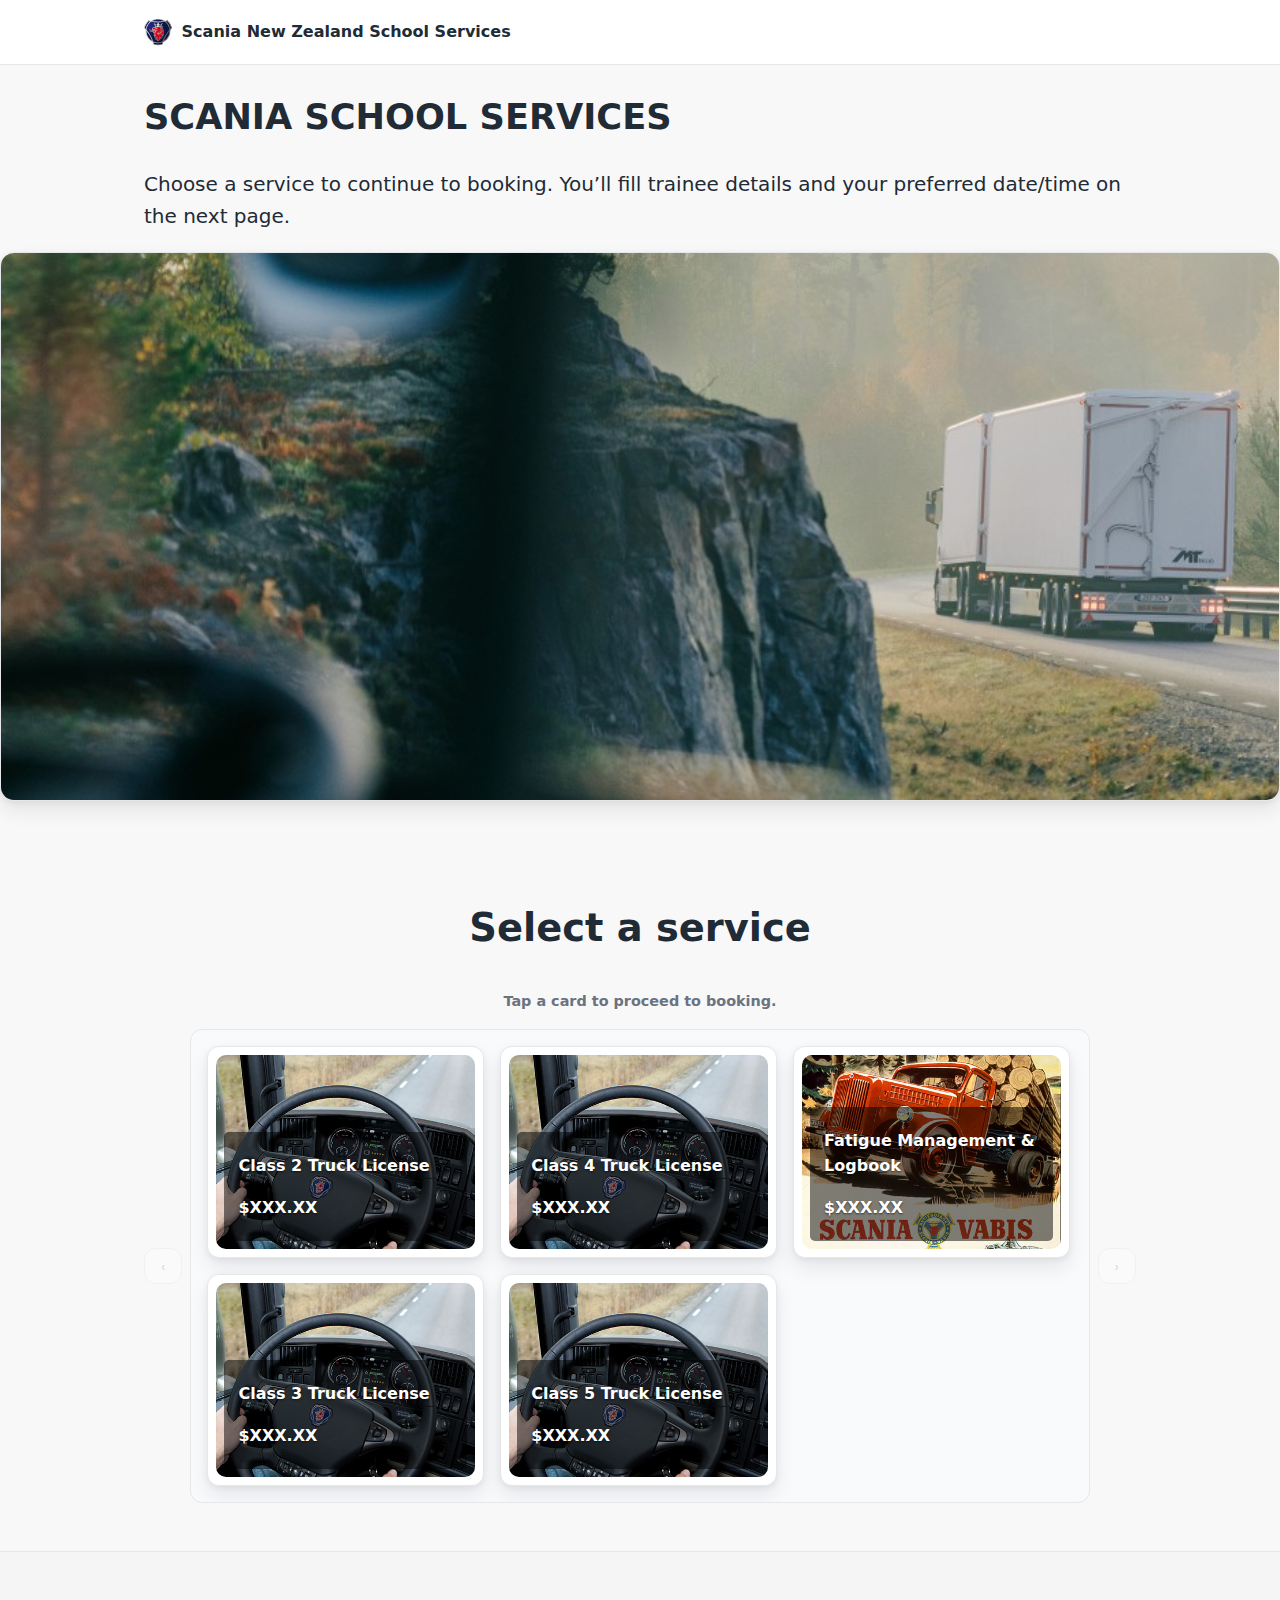
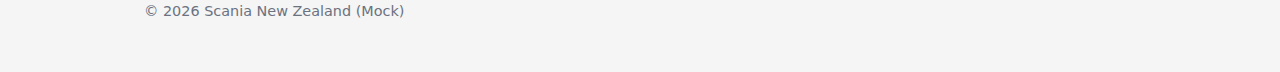
<file: index.html>
<!doctype html>
<html lang="en">
<head>
  <meta charset="utf-8">
  <meta name="viewport" content="width=device-width, initial-scale=1">
  <title>Scania NZ — School Services (Mock)</title>
  <link rel="icon" href="assets/img/logo.svg" type="image/svg+xml">
  <link rel="stylesheet" href="styles.css">
</head>
<body>
  <a class="skip-link" href="#main">Skip to content</a>

  <header class="site-header">
    <div class="container nav">
      <a class="brand" href="#"><img src="assets/img/logo.svg" alt="" width="28" height="28"><span class="brand-text">Scania New Zealand School Services</span></a>
    </div>
  </header>

  <main id="main">
    <!-- HERO -->
    <section class="hero hero-cover">
      <div class="container hero-inner">
        <div class="stack gap-4">
          <h1 class="display">SCANIA SCHOOL SERVICES</h1>
          <p class="lead">Choose a service to continue to booking. You’ll fill trainee details and your preferred date/time on the next page.</p>
        </div>
        <figure class="hero-media card shadow">
          <img src="assets/img/hero-flag.jpeg" width="900" height="520" alt="Driver training hero placeholder">
        </figure>
      </div>
      <div class="hero-wave" aria-hidden="true"></div>
    </section>
    <!-- SERVICES GALLERY (two rows, scrollable) -->
    <section class="section">
      <div class="container">
        <header class="section-header text-center">
          <h2>Select a service</h2>
          <p class="muted tiny">Tap a card to proceed to booking.</p>
        </header>

        <div class="mobile-gallery" role="listbox" aria-label="Service options">
          <button class="ctrl left" aria-label="Scroll left" type="button">‹</button>
          <div class="list" tabindex="0">
            <div class="row-cards">
              <a class="card item" role="option" aria-selected="false" href="book.html?service=Class%202%20Truck%20License">
                <img src="assets/img/svc-truck-lic.jpg" alt="Class 2 Truck License"><div class="text"><p><strong>Class 2 Truck License</strong></p><p><strong>$XXX.XX</strong></p></div>
              </a>
              <a class="card item" role="option" aria-selected="false" href="book.html?service=Class%203%20Truck%20License">
                <img src="assets/img/svc-truck-lic.jpg" alt="Class 3 Truck License"><div class="text"><p><strong>Class 3 Truck License</strong></p><p><strong>$XXX.XX</strong></p></div>
              </a>
              <a class="card item" role="option" aria-selected="false" href="book.html?service=Class%204%20Truck%20License">
                <img src="assets/img/svc-truck-lic.jpg" alt="Class 4 Truck License"><div class="text"><p><strong>Class 4 Truck License</strong></p><p><strong>$XXX.XX</strong></p></div>
              </a>
              <a class="card item" role="option" aria-selected="false" href="book.html?service=Class%205%20Truck%20License">
                <img src="assets/img/svc-truck-lic.jpg" alt="Class 5 Truck License"><div class="text"><p><strong>Class 5 Truck License</strong></p><p><strong>$XXX.XX</strong></p></div>
              </a>
              <a class="card item" role="option" aria-selected="false" href="book.html?service=Fatigue%20Management%20%26%20Logbook">
                <img src="assets/img/logbook.jpg" alt="Fatigue Management & Logbook"><div class="text"><p><strong>Fatigue Management & Logbook</strong></p><p><strong>$XXX.XX</strong></p></div>
              </a>
            </div>
          </div>
          <button class="ctrl right" aria-label="Scroll right" type="button">›</button>
        </div>
      </div>
    </section>
  </main>

  <footer class="site-footer">
    <div class="container tiny muted">© <span id="year"></span> Scania New Zealand (Mock)</div>
  </footer>

  <script src="script.js" defer></script>
</body>
</html>
</file>
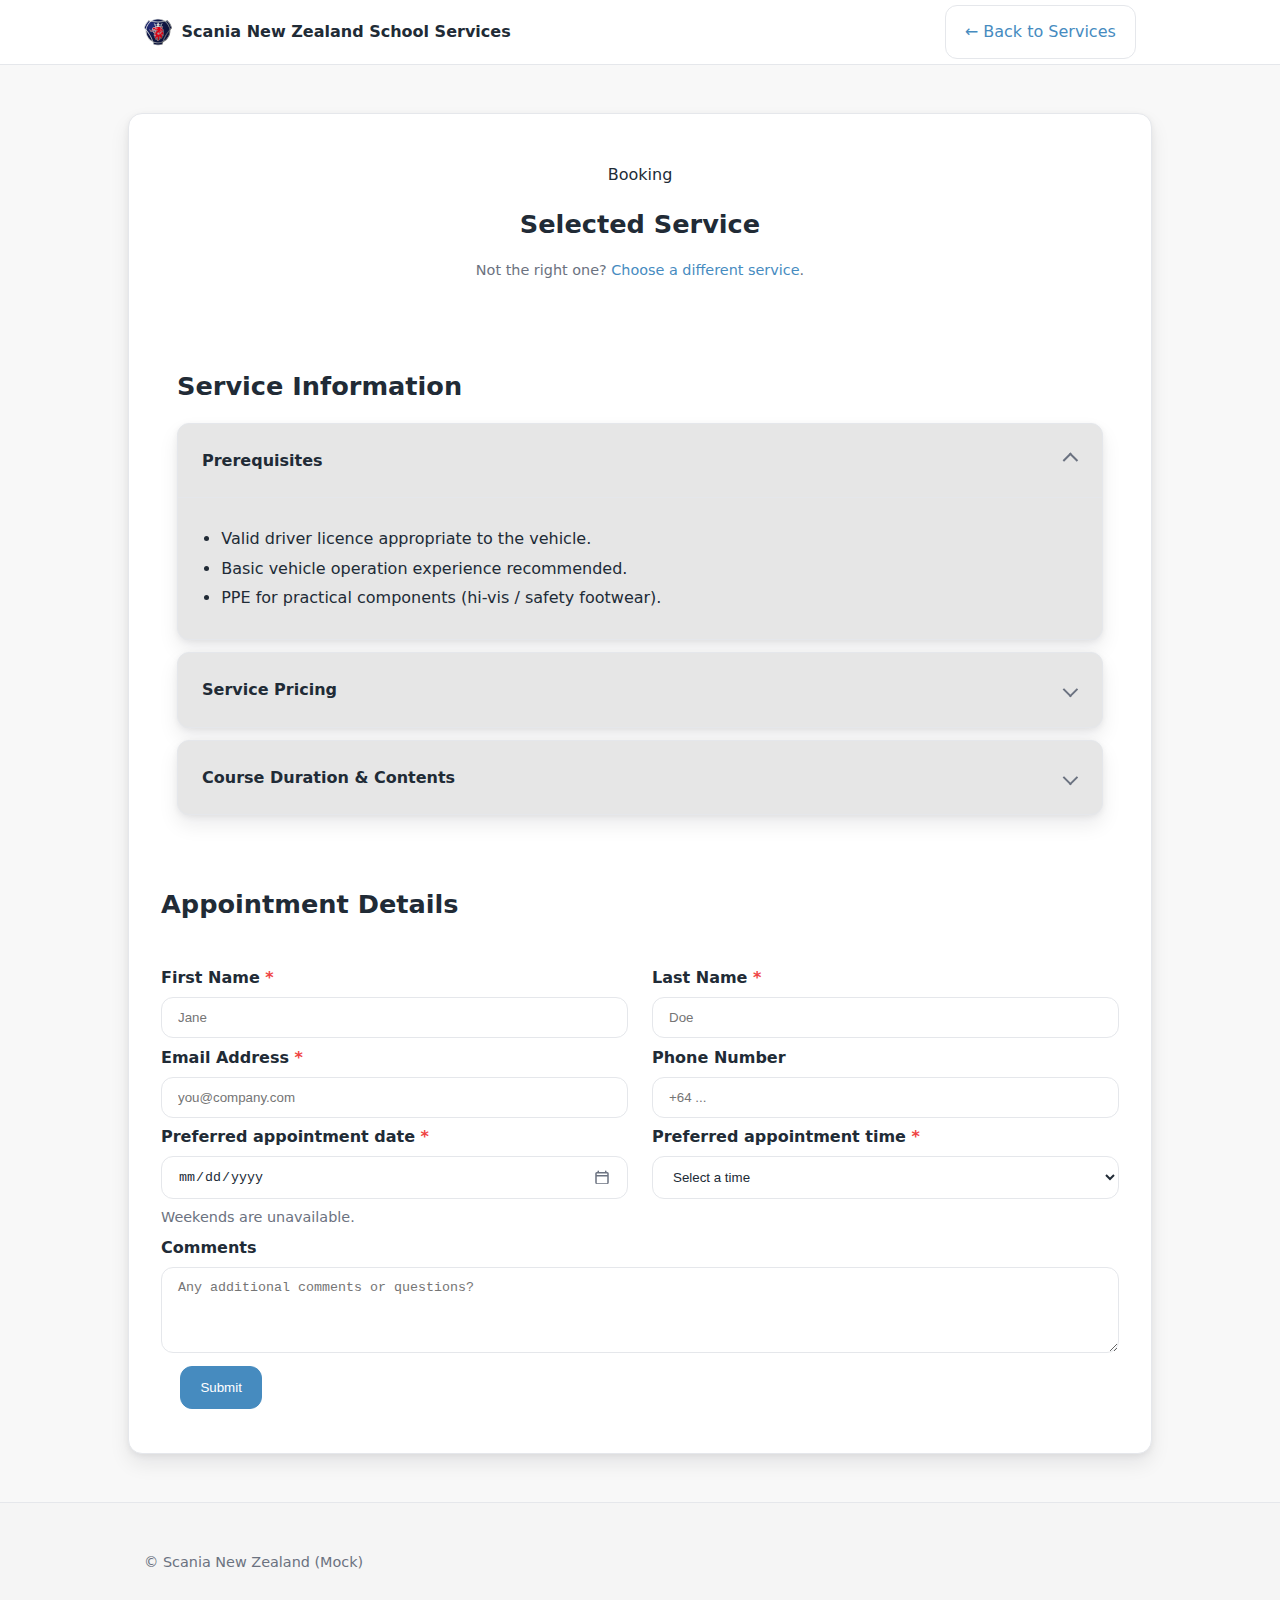
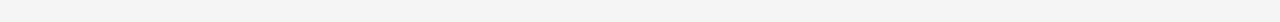
<file: book.html>
<!DOCTYPE html>
<html lang="en">

<head>
  <meta charset="utf-8" />
  <meta name="viewport" content="width=device-width, initial-scale=1" />
  <title>Book — Scania NZ School Services (Mock)</title>
  <link rel="icon" href="assets/img/logo.svg" type="image/svg+xml" />
  <link rel="stylesheet" href="styles.css" />
</head>
<script>
  document.addEventListener("DOMContentLoaded", () => {
    // Single-open behavior if data-single present
    document.querySelectorAll(".accordion[data-single]").forEach((acc) => {
      const items = Array.from(acc.querySelectorAll("details.acc"));
      items.forEach((d) => {
        d.addEventListener("toggle", () => {
          if (d.open) {
            items.forEach((x) => {
              if (x !== d) x.open = false;
            });
          }
        });
      });
    });
  });
</script>

<body>
  <a class="skip-link" href="#main">Skip to content</a>

  <header class="site-header">
    <div class="container nav">
      <a class="brand" href="index.html">
        <img src="assets/img/logo.svg" alt="" width="28" height="28" />
        <span class="brand-text">Scania New Zealand School Services</span>
      </a>

      <a href="index.html" class="btn">← Back to Services</a>
    </div>
  </header>

  <main id="main" class="section">
    <div class="container form-shell">
      <header class="form-header text-center">
        <p class="eyebrow">Booking</p>
        <h1 id="service-title">Selected Service</h1>
        <p class="tiny muted">
          Not the right one?
          <a href="index.html">Choose a different service</a>.
        </p>
      </header>

      <form id="appt-form" novalidate>
        <!-- Hidden selected service -->
        <input type="hidden" id="service" name="service" required />

        <!-- Course info accordion -->
        <section class="section">
          <div class="container">
            <h2 class="section-header">Service Information</h2>

            <div class="accordion" data-single>
              <!-- remove data-single to allow multiple open -->
              <details class="acc" open>
                <summary>
                  <span>Prerequisites</span>
                  <span class="chev" aria-hidden="true"></span>
                </summary>
                <div class="acc-body">
                  <ul>
                    <li>Valid driver licence appropriate to the vehicle.</li>
                    <li>Basic vehicle operation experience recommended.</li>
                    <li>
                      PPE for practical components (hi-vis / safety footwear).
                    </li>
                  </ul>
                </div>
              </details>

              <details class="acc">
                <summary>
                  <span>Service Pricing</span>
                  <span class="chev" aria-hidden="true"></span>
                </summary>
                <div class="acc-body">
                  <ul>
                    <li>
                      <strong>[$XXX] + GST</strong> per person (indicative
                      mock).
                    </li>
                    <li>
                      Group/on-site pricing available (min 1, max [y]
                      trainees).
                    </li>
                    <li>
                      Travel or venue fees may apply outside metro areas.
                    </li>
                  </ul>
                </div>
              </details>

              <details class="acc">
                <summary>
                  <span>Course Duration & Contents</span>
                  <span class="chev" aria-hidden="true"></span>
                </summary>
                <div class="acc-body">
                  <p>
                    1-day course blending classroom, practical training, and
                    assessment. Typical units:
                  </p>
                  <ul>
                    <li>Operating [XYZ].</li>
                    <li>Certification/Endorsement for [ABC].</li>
                  </ul>
                </div>
              </details>
            </div>
          </div>
        </section>

        <!-- Trainee details -->
        <div class="grid grid-2">
          <h2 class="section-header">Appointment Details</h2>
          <div class="field">
            <label for="firstName">First Name <span class="req" aria-hidden="true">*</span></label>
            <input id="firstName" name="firstName" type="text" required placeholder="Jane" />
            <div class="error" data-for="firstName"></div>
          </div>
          <div class="field">
            <label for="lastName">Last Name <span class="req" aria-hidden="true">*</span></label>
            <input id="lastName" name="lastName" type="text" required placeholder="Doe" />
            <div class="error" data-for="lastName"></div>
          </div>
        </div>

        <div class="grid grid-2">
          <div class="field">
            <label for="email">Email Address
              <span class="req" aria-hidden="true">*</span></label>
            <input id="email" name="email" type="email" required placeholder="you@company.com" />
            <div class="error" data-for="email"></div>
          </div>
          <div class="field">
            <label for="phone">Phone Number</label>
            <input id="phone" name="phone" type="tel" placeholder="+64 ..." />
          </div>
        </div>


        <!-- Appointment -->
        <div class="grid grid-2">
          <div class="field date-field">
            <label for="date">Preferred appointment date <span class="req" aria-hidden="true">*</span></label>

            <div class="date-input-wrap">
              <input id="date" name="date" type="date" required aria-describedby="dateHelp" autocomplete="off" />
              <button type="button" class="dp-toggle" aria-haspopup="dialog" aria-controls="dp-date"
                aria-label="Open calendar">
                <!-- simple inline SVG icon -->
                <svg viewBox="0 0 24 24" width="18" height="18" aria-hidden="true">
                  <path fill="currentColor"
                    d="M7 2a1 1 0 0 1 1 1v1h8V3a1 1 0 1 1 2 0v1h1a2 2 0 0 1 2 2v12a2 2 0 0 1-2 2H5a2 2 0 0 1-2-2V6a2 2 0 0 1 2-2h1V3a1 1 0 0 1 1-1Zm12 8H5v9h14v-9ZM5 8h14V6H5v2Z" />
                </svg>
              </button>
            </div>

            <div id="dp-date" class="dp hidden" role="dialog" aria-label="Choose appointment date"></div>

            <div id="dateHelp" class="help tiny muted">Weekends are unavailable.</div>
            <div class="error" data-for="date"></div>
          </div>


          <!-- keep your time field as-is -->
          <div class="field">
            <label for="time">Preferred appointment time <span class="req" aria-hidden="true">*</span></label>
            <select id="time" name="time" required>
              <option value="">Select a time</option>
              <option>9:00am</option>
              <option>9:30am</option>
              <option>10:00am</option>
              <option>10:30am</option>
              <option>11:00am</option>
              <option>11:30am</option>
              <option>12:00pm</option>
              <option>12:30pm</option>
              <option>1:00pm</option>
              <option>1:30pm</option>
              <option>2:00pm</option>
              <option>2:30pm</option>
              <option>3:00pm</option>
              <option>3:30pm</option>
              <option>4:00pm</option>
              <option>4:30pm</option>
              <option>5:00pm</option>
              <option>5:30pm</option>
            </select>
            <div class="error" data-for="time"></div>
          </div>
        </div>


        <!-- Comments -->
        <div class="field">
          <label for="comments">Comments</label>
          <textarea id="comments" name="comments" rows="4"
            placeholder="Any additional comments or questions?"></textarea>
        </div>

        <div class="actions">
          <button class="btn btn-primary" type="submit">Submit</button>
          <div class="submit-status tiny muted" aria-live="polite"></div>
        </div>
      </form>
    </div>
  </main>

  <footer class="site-footer">
    <div class="container tiny muted">
      © <span id="year"></span> Scania New Zealand (Mock)
    </div>
  </footer>

  <script>
    document.addEventListener("DOMContentLoaded", () => {
      const dateEl = document.getElementById("date");
      const errEl = document.querySelector('.error[data-for="date"]');

      function isWeekendFromInput(input) {
        // Prefer valueAsDate when available (already a Date)
        const d = input.valueAsDate
          ? input.valueAsDate
          : (() => {
            if (!input.value) return null;
            const [y, m, day] = input.value.split("-").map(Number);
            return new Date(Date.UTC(y, m - 1, day)); // force UTC
          })();
        if (!d) return false;
        const day = d.getUTCDay(); // 0 = Sun, 6 = Sat (UTC)
        return day === 0 || day === 6; // Sat/Sun only
      }

      function clearWeekend() {
        if (!dateEl) return;
        if (isWeekendFromInput(dateEl)) {
          dateEl.value = "";
          dateEl.setCustomValidity(
            "Weekends are unavailable. Please choose Mon–Fri."
          );
          if (dateEl.reportValidity) dateEl.reportValidity();
          if (errEl)
            errEl.textContent =
              "Weekends are unavailable. Please choose Mon–Fri.";
        } else {
          dateEl.setCustomValidity("");
          if (errEl) errEl.textContent = "";
        }
      }

      dateEl.addEventListener("change", clearWeekend);
      dateEl.addEventListener("input", clearWeekend);
    });
  </script>
  <script>
    document.addEventListener("DOMContentLoaded", () => {
      const params = new URLSearchParams(window.location.search);
      const s = params.get("service");

      const title = document.getElementById("service-title");
      const hidden = document.getElementById("service");

      if (s) {
        if (title) title.textContent = s;
        if (hidden) hidden.value = s;
      }
    });
  </script>

  <script>
    document.addEventListener('DOMContentLoaded', () => {
      const input = document.getElementById('date');
      const panel = document.getElementById('dp-date');
      const toggle = document.querySelector('.dp-toggle');

      const blocked = new Set(['2025-12-24', '2025-12-08']); // 24/12/2025 & 08/12/2025
      const disableWeekends = true;

      if (!input || !panel || !toggle) return;

      function toISO(d) {
        return new Date(Date.UTC(d.getFullYear(), d.getMonth(), d.getDate()))
          .toISOString().slice(0, 10);
      }
      function isDisabled(d) {
        const dow = d.getDay();
        const today = new Date();
        today.setHours(0, 0, 0, 0); // normalize to midnight

        // disable past days and today
        if (d <= today) return true;

        // disable weekends
        if (disableWeekends && (dow === 0 || dow === 6)) return true;

        // disable specific blocked dates
        if (blocked.has(toISO(d))) return true;

        return false;
      }


      let view = input.value ? new Date(input.value + 'T00:00:00') : new Date();
      view = new Date(view.getFullYear(), view.getMonth(), 1);

      function render() {
        const monthNames = ['January', 'February', 'March', 'April', 'May', 'June', 'July', 'August', 'September', 'October', 'November', 'December'];
        const first = new Date(view.getFullYear(), view.getMonth(), 1);
        const startOffset = (first.getDay() + 6) % 7; // Monday start
        const start = new Date(first); start.setDate(first.getDate() - startOffset);

        const title = `${monthNames[view.getMonth()]} ${view.getFullYear()}`;
        let html = `
      <div class="dp-head">
        <button type="button" class="dp-nav prev" aria-label="Previous month">‹</button>
        <div class="dp-title">${title}</div>
        <button type="button" class="dp-nav next" aria-label="Next month">›</button>
      </div>
      <div class="dp-grid">
        <div class="dow">Mo</div><div class="dow">Tu</div><div class="dow">We</div><div class="dow">Th</div><div class="dow">Fr</div><div class="dow">Sa</div><div class="dow">Su</div>
    `;
        const today = new Date();
        for (let i = 0; i < 42; i++) {
          const d = new Date(start); d.setDate(start.getDate() + i);
          const inMonth = d.getMonth() === view.getMonth();
          const iso = toISO(d);
          const disabled = isDisabled(d);
          const selected = input.value && iso === input.value;
          html += `<button type="button"
        class="day${inMonth ? '' : ' outside'}${selected ? ' selected' : ''}${disabled ? ' disabled' : ''}"
        data-iso="${iso}" ${disabled ? 'disabled' : ''}
        ${toISO(today) === iso ? 'aria-current="date"' : ''}>${d.getDate()}</button>`;
        }
        html += `</div>`;
        panel.innerHTML = html;

        // Stop propagation on any interactions inside the panel
        panel.querySelectorAll('*').forEach(el => {
          el.addEventListener('pointerdown', e => e.stopPropagation());
          el.addEventListener('click', e => e.stopPropagation());
        });

        // Month nav (prevent outside close before re-render)
        panel.querySelector('.prev').addEventListener('click', (e) => {
          e.preventDefault(); e.stopPropagation();
          view.setMonth(view.getMonth() - 1); render();
        });
        panel.querySelector('.next').addEventListener('click', (e) => {
          e.preventDefault(); e.stopPropagation();
          view.setMonth(view.getMonth() + 1); render();
        });

        // Day select
        panel.querySelectorAll('.day:not(.disabled)').forEach(btn => {
          btn.addEventListener('click', (e) => {
            e.stopPropagation();
            input.value = btn.getAttribute('data-iso');
            input.dispatchEvent(new Event('change', { bubbles: true }));
            closePanel();
          });
        });
      }

      function openPanel() { panel.classList.remove('hidden'); render(); }
      function closePanel() { panel.classList.add('hidden'); }

      // Toggle open/close
      toggle.addEventListener('click', (e) => {
        e.preventDefault(); e.stopPropagation();
        panel.classList.contains('hidden') ? openPanel() : closePanel();
      });

      // Optional: open when focusing the input
      input.addEventListener('focus', () => openPanel());

      // Don’t close when clicking inside the panel
      panel.addEventListener('pointerdown', (e) => e.stopPropagation());
      panel.addEventListener('click', (e) => e.stopPropagation());

      // Close only on real outside interactions (use capture + pointerdown)
      document.addEventListener('pointerdown', (e) => {
        const path = e.composedPath ? e.composedPath() : [];
        if (path.includes(panel) || path.includes(toggle) || path.includes(input)) return;
        closePanel();
      }, true);

      // Guard: if users type or a mobile UA opens native picker
      input.addEventListener('change', () => {
        if (!input.value) return;
        const d = new Date(input.value + 'T00:00:00');
        if (isDisabled(d)) { input.value = ''; const err = document.querySelector('.error[data-for="date"]'); if (err) err.textContent = 'That date is unavailable.'; }
      });
    });
  </script>


</body>

</html>
</file>
<file: styles.css>
/* Shared styles */
:root {
  --bg: #fff;
  --text: #212b36;
  --muted: #6b7280;
  --brand: #468bbf;
  --border: #e5e7eb;
  --card: #f8fafc;
  --radius: 14px;
  --shadow: 0 10px 20px rgba(2, 6, 23, 0.08), 0 2px 6px rgba(2, 6, 23, 0.06);
  --step--1: 0.9rem;
  --step-0: 1rem;
  --step-1: 1.25rem;
  --step-2: 1.6rem;
  --step-3: 2.2rem;
  --space-2: 0.5rem;
  --space-4: 1rem;
  --space-6: 1.5rem;
  --space-8: 2rem;
  --space-12: 3rem;
  --maxw: 64rem;
}
* {
  box-sizing: border-box;
}
html,
body {
  height: 100%;
}
body {
  margin: 0;
  font-family: system-ui, -apple-system, Segoe UI, Inter, Roboto, Arial,
    sans-serif;
  font-size: var(--step-0);
  line-height: 1.6;
  color: var(--text);
  background: color-mix(in oklab, var(--bg), #000 2%);
}
img {
  max-width: 100%;
  display: block;
}
a {
  color: var(--brand);
  text-decoration: none;
}
a:hover {
  text-decoration: underline;
}
.container {
  max-width: var(--maxw);
  margin-inline: auto;
  padding-inline: var(--space-4);
}
.section {
  padding: var(--space-12) 0;
}
.site-header {
  background: #fff;
  border-bottom: 1px solid var(--border);
  position: sticky;
  top: 0;
  z-index: 10;
}
.nav {
  display: flex;
  align-items: center;
  gap: var(--space-4);
  min-height: 4rem;
}
.brand {
  display: inline-flex;
  align-items: center;
  gap: 0.6rem;
  font-weight: 700;
  color: inherit;
}
.form-shell {
  background: #fff;
  border: 1px solid var(--border);
  border-radius: var(--radius);
  box-shadow: var(--shadow);
  padding: var(--space-8);
}
.form-header h1 {
  margin: 0 0 0.25rem 0;
  font-size: var(--step-2);
}
.display {
  font-size: var(--step-3);
}
.lead {
  font-size: var(--step-1);
}
.text-center {
  text-align: center;
}
.muted {
  color: var(--muted);
}
.tiny {
  font-size: var(--step--1);
}
.grid {
  display: grid;
  gap: var(--space-6);
}
.grid-2 {
  grid-template-columns: repeat(2, minmax(0, 1fr));
}
@media (max-width: 780px) {
  .grid-2 {
    grid-template-columns: 1fr;
  }
}
.field {
  display: flex;
  flex-direction: column;
  gap: 0.4rem;
}
label {
  font-weight: 600;
}
.req {
  color: #ef4444;
}
input,
select,
textarea {
  border: 1px solid var(--border);
  border-radius: 12px;
  padding: 0.75rem 1rem;
  background: transparent;
  color: inherit;
  outline: none;
}
input:focus,
select:focus,
textarea:focus {
  border-color: var(--brand);
  box-shadow: 0 0 0 3px color-mix(in oklab, var(--brand), #fff 80%);
}
.btn {
  display: inline-flex;
  align-items: center;
  gap: 0.5rem;
  border: 1px solid var(--border);
  padding: 0.8rem 1.2rem;
  border-radius: 12px;
  background: transparent;
}
.btn-primary {
  background: var(--brand);
  border-color: var(--brand);
  color: #fff;
}
.btn-primary:hover {
  filter: brightness(0.95);
}
.actions {
  padding: 0.8rem 1.2rem;
  display: flex;
  align-items: center;
  gap: var(--space-4);
}
.submit-status {
  min-height: 1.2em;
}
.site-footer {
  padding-block: var(--space-12);
  border-top: 1px solid var(--border);
  background: color-mix(in oklab, var(--bg), #000 3%);
}
.skip-link {
  position: absolute;
  left: -999px;
  top: auto;
}
.skip-link:focus {
  left: var(--space-4);
  top: var(--space-4);
  background: var(--brand);
  color: #fff;
  padding: 0.5rem 1rem;
  border-radius: 10px;
}

/* Hero */
/* Hero image frame spans full width with fixed aspect ratio */
.hero-media {
  width: 100vw; /* span the entire viewport width */
  margin-left: 50%; /* center the 100vw block in the page */
  transform: translateX(-50%);
  aspect-ratio: 21 / 9; /* wide cinematic look */
  overflow: hidden;
  border-radius: var(--radius);
}

/* Image fills the frame, cropped without distortion */
.hero-media img {
  width: 100%;
  height: 100%;
  object-fit: cover;
  object-position: center;
}

/* Responsive: adjust aspect ratio on smaller screens */
@media (max-width: 900px) {
  .hero-media {
    aspect-ratio: 16 / 9; /* taller on mobile */
  }
}

/* Cards / gallery */
.card {
  background: #fff;
  border: 1px solid var(--border);
  border-radius: var(--radius);
  padding: var(--space-6) - var(--space-4);
}
.shadow {
  box-shadow: var(--shadow);
}
.section-header {
  margin-bottom: var(--space-8);
}

.mobile-gallery {
  position: relative;
  display: grid;
  grid-template-columns: auto 1fr auto;
  gap: 0.5rem;
  align-items: center;
}
.mobile-gallery .ctrl {
  appearance: none;
  border: 1px solid var(--border);
  background: white;
  border-radius: 12px;
  padding: 0.6rem 1rem;
  font-weight: 700;
  cursor: pointer;
}
.mobile-gallery .ctrl:disabled {
  opacity: 0.4;
  cursor: default;
}
.mobile-gallery .list {
  overflow: auto;
  scroll-snap-type: x mandatory;
  scroll-padding: 1rem;
  border-radius: 12px;
  border: 1px solid var(--border);
  background: var(--card);
}
.mobile-gallery .row-cards {
  display: grid;
  grid-auto-flow: column;
  grid-template-rows: repeat(2, minmax(0, 1fr));
  gap: 1rem;
  padding: 1rem;
  grid-auto-columns: 70%;
}
@media (min-width: 640px) {
  .mobile-gallery .row-cards {
    grid-auto-columns: 46%;
  }
}
@media (min-width: 960px) {
  .mobile-gallery .row-cards {
    grid-auto-columns: 32%;
  }
}
.item {
  position: relative;
  scroll-snap-align: start;
  cursor: pointer;
  padding: 0.5rem;
  background: white;
  border: 1px solid var(--border);
  border-radius: 12px;
  box-shadow: var(--shadow);
  height: 100%;
  display: flex;
  flex-direction: column;
}
.item img {
  width: 100%;
  height: auto;
  border-radius: 10px;
  aspect-ratio: 4/3;
  object-fit: cover;
}
.item .text {
  position: absolute;
  left: 1rem;
  bottom: 1rem;
  right: 1rem;
  color: white;
  background-color: rgba(0, 0, 0, 0.5);
  text-shadow: 0 1px 2px rgba(0, 0, 0, 0.6);
  border-radius: 5px;
  padding-top: 5px;
  padding-right: 3px;
  padding-bottom: 5px;
  padding-left: 14px;
}
.item:focus-visible {
  outline: 3px solid var(--brand);
}

.back-button {
  margin-bottom: 1rem;
}

.site-header .nav {
  display: flex;
  align-items: center;
  justify-content: space-between;
}

.div .error {
  color: red;
}

/* Accordion */
.accordion {
  display: grid;
  gap: 0.75rem;
}

.acc {
  border: 1px solid var(--border);
  border-radius: 12px;
  background: #e6e6e6;
  box-shadow: var(--shadow);
  overflow: hidden;
}

.acc > summary {
  cursor: pointer;
  list-style: none;
  display: flex;
  align-items: center;
  justify-content: space-between;
  gap: 1rem;
  padding: var(--space-6);
  font-weight: 700;
}
.acc > summary::-webkit-details-marker {
  display: none;
}

.acc[open] > summary {
  border-bottom: 1px solid var(--border);
}

.acc .acc-body {
  padding: var(--space-6);
  color: var(--text);
}
.acc .acc-body ul {
  margin: 0;
  padding-left: 1.2rem;
}
.acc .acc-body li {
  margin: 0.25rem 0;
}

/* Chevron indicator */
.acc > summary .chev {
  inline-size: 1rem;
  block-size: 1rem;
  position: relative;
}
.acc > summary .chev::before {
  content: "";
  position: absolute;
  inset: 0;
  margin: auto;
  width: 0.55rem;
  height: 0.55rem;
  border-right: 2px solid var(--muted);
  border-bottom: 2px solid var(--muted);
  transform: rotate(45deg);
  transition: transform 0.18s ease;
}
.acc[open] > summary .chev::before {
  transform: rotate(225deg); /* points up when open */
}
.section-header {
  grid-column: 1 / -1; /* span both columns if ever placed in grid */
  margin-bottom: 1rem;
  font-size: var(--step-2);
  font-weight: 600;
}

/* hide native calendar icon for this input (we'll use our overlay) */
#date::-webkit-calendar-picker-indicator {
  opacity: 0;
  pointer-events: none;
}
#date {
  background-image: none;
}

/* container & toggle positioning */
.date-field {
  position: relative;
  width: inherit;
}
.date-input-wrap {
  position: relative;
}

/* calendar panel */
.dp {
  position: absolute;
  inset: auto auto auto 0;
  top: calc(100% + 0.4rem);
  width: 20rem;
  background: #fff;
  border: 1px solid var(--border);
  border-radius: 12px;
  box-shadow: var(--shadow);
  padding: 0.75rem;
  z-index: 60;
}
.hidden {
  display: none;
}

.dp-head {
  display: flex;
  align-items: center;
  justify-content: space-between;
  margin-bottom: 0.5rem;
}
.dp-title {
  font-weight: 600;
}
.dp-nav {
  border: 1px solid var(--border);
  background: #fff;
  border-radius: 8px;
  padding: 0.25rem 0.5rem;
  cursor: pointer;
}

.dp-grid {
  display: grid;
  grid-template-columns: repeat(7, 1fr);
  gap: 0.25rem;
}
.dp-grid .dow {
  text-align: center;
  font-size: 0.85em;
  color: var(--muted);
  padding: 0.25rem 0;
}
.dp-grid .day {
  height: 2.25rem;
  display: grid;
  place-items: center;
  border-radius: 8px;
  cursor: pointer;
  border: 1px solid transparent;
  background: #fff;
}
.dp-grid .day:hover {
  border-color: var(--border);
}
.dp-grid .day.outside {
  color: var(--muted);
  opacity: 0.6;
}
.dp-grid .day[aria-current="date"] {
  outline: 2px solid color-mix(in oklab, var(--brand), #fff 60%);
}
.dp-grid .day.selected {
  background: color-mix(in oklab, var(--brand), #fff 85%);
  border-color: var(--brand);
}
.dp-grid .day.disabled {
  color: #9ca3af;
  background: #f3f4f6;
  cursor: not-allowed;
  text-decoration: line-through;
  opacity: 0.8;
}

/* close when viewport is small */
@media (max-width: 480px) {
  .dp {
    width: 18rem;
  }
}

/* hide native picker button; we’ll use our own */
#date::-webkit-calendar-picker-indicator {
  opacity: 0;
  pointer-events: none;
}
#date {
  background-image: none;
  padding-right: 2.25rem;
} /* space for icon */

.date-input-wrap {
  position: relative;
}
.dp-toggle {
  position: absolute;
  right: 0.5rem;
  top: 50%;
  transform: translateY(-50%);
  border: 0;
  background: none;
  padding: 0;
  width: 2.75rem;
  height: 1.75rem;
  display: inline-grid;
  place-items: center;
  color: var(--muted);
  cursor: pointer;
}
.dp-toggle:hover {
  color: var(--text);
}/* --- DATE FIELD (half row, icon inside input) --- */

/* remove the full-row override */
.grid.grid-2 .date-field {
  grid-column: auto; /* keep normal half-row width */
}

/* ensure wrapper behaves normally */
.date-field { position: relative; }
.date-input-wrap { position: relative; width: 100%; }

/* hide native picker icon */
#date::-webkit-calendar-picker-indicator {
  opacity: 0;
  pointer-events: none;
}
#date {
  background-image: none;
  width: 100%;              /* fill its half of the grid */
  padding-right: 2.5rem;    /* reserve space for custom icon */
  box-sizing: border-box;
}

/* calendar icon inside the field */
.date-input-wrap .dp-toggle {
  position: absolute;
  top: 50%;
  right: 0.75rem;
  transform: translateY(-50%);
  width: 1.75rem;
  height: 1.75rem;
  display: inline-grid;
  place-items: center;
  border: 0;
  background: none;
  padding: 0;
  color: var(--muted);
  cursor: pointer;
}
.date-input-wrap .dp-toggle:hover {
  color: var(--text);
}
</file>
